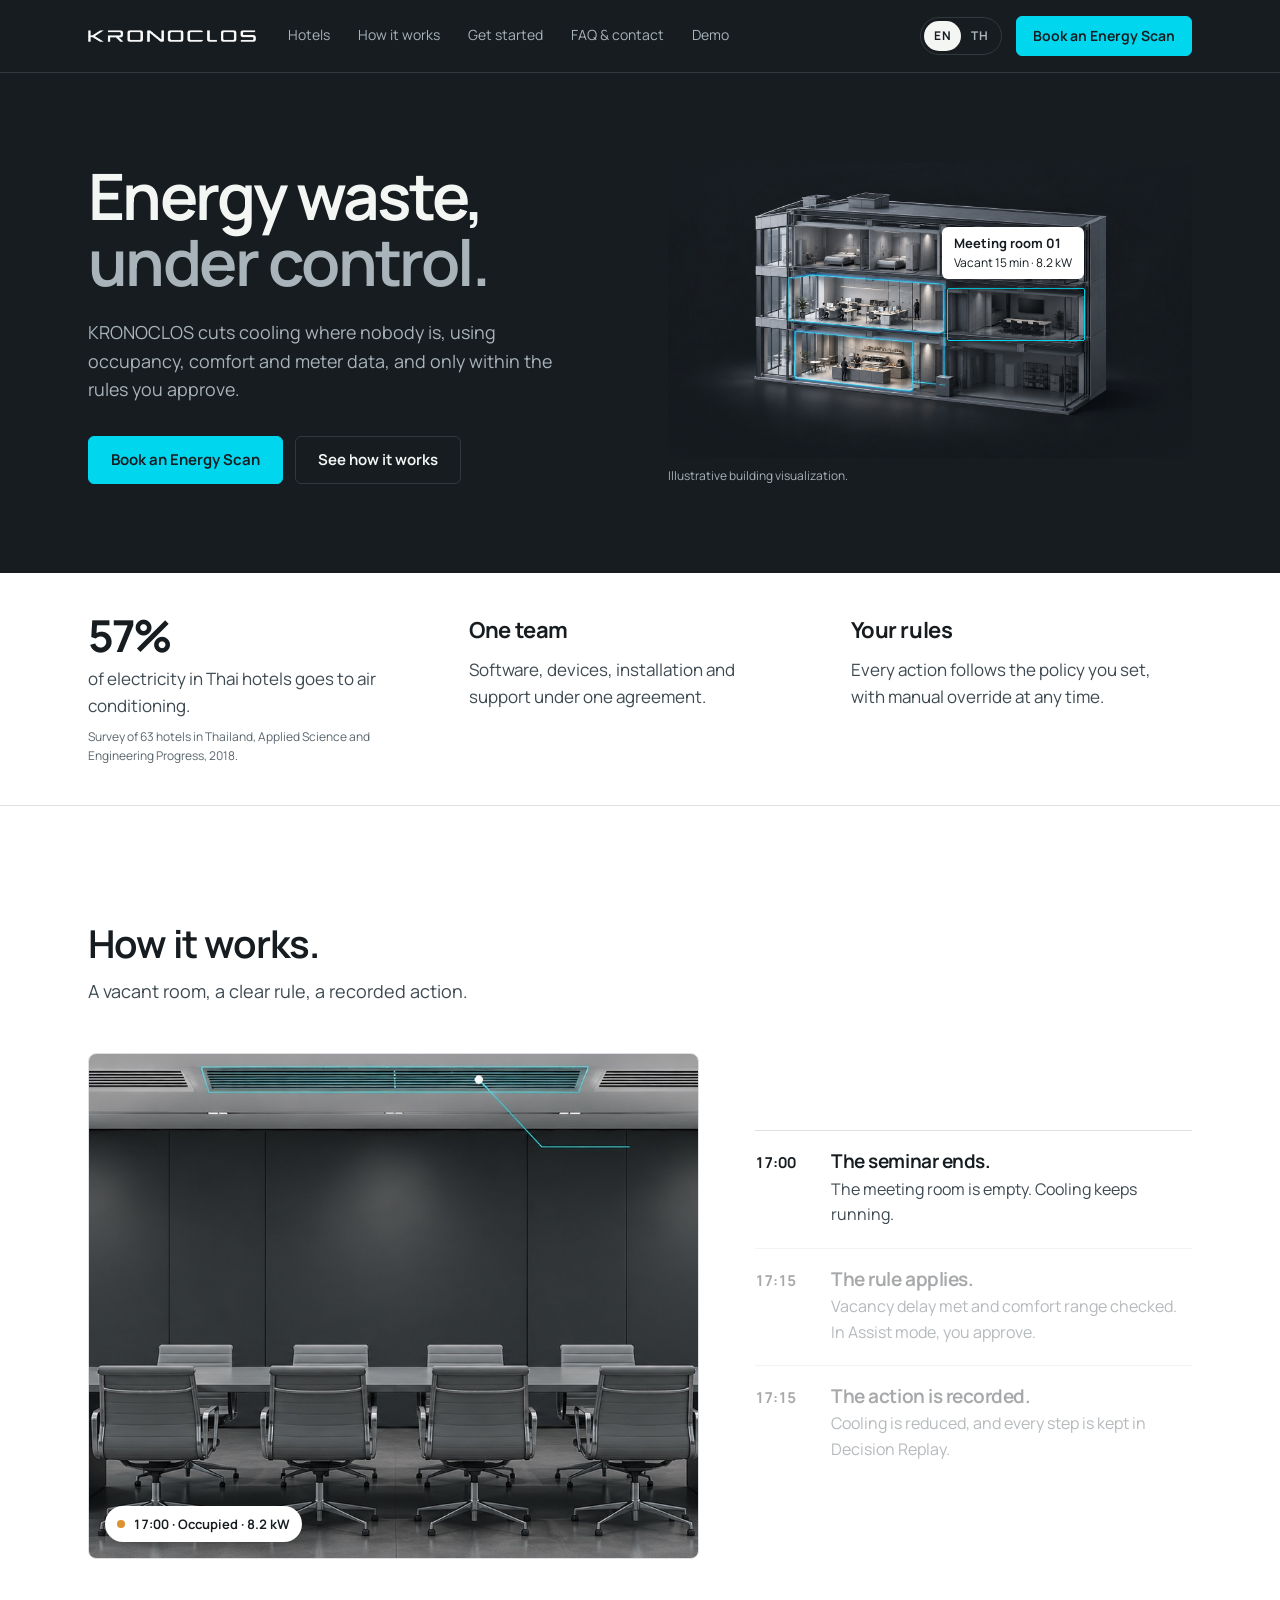
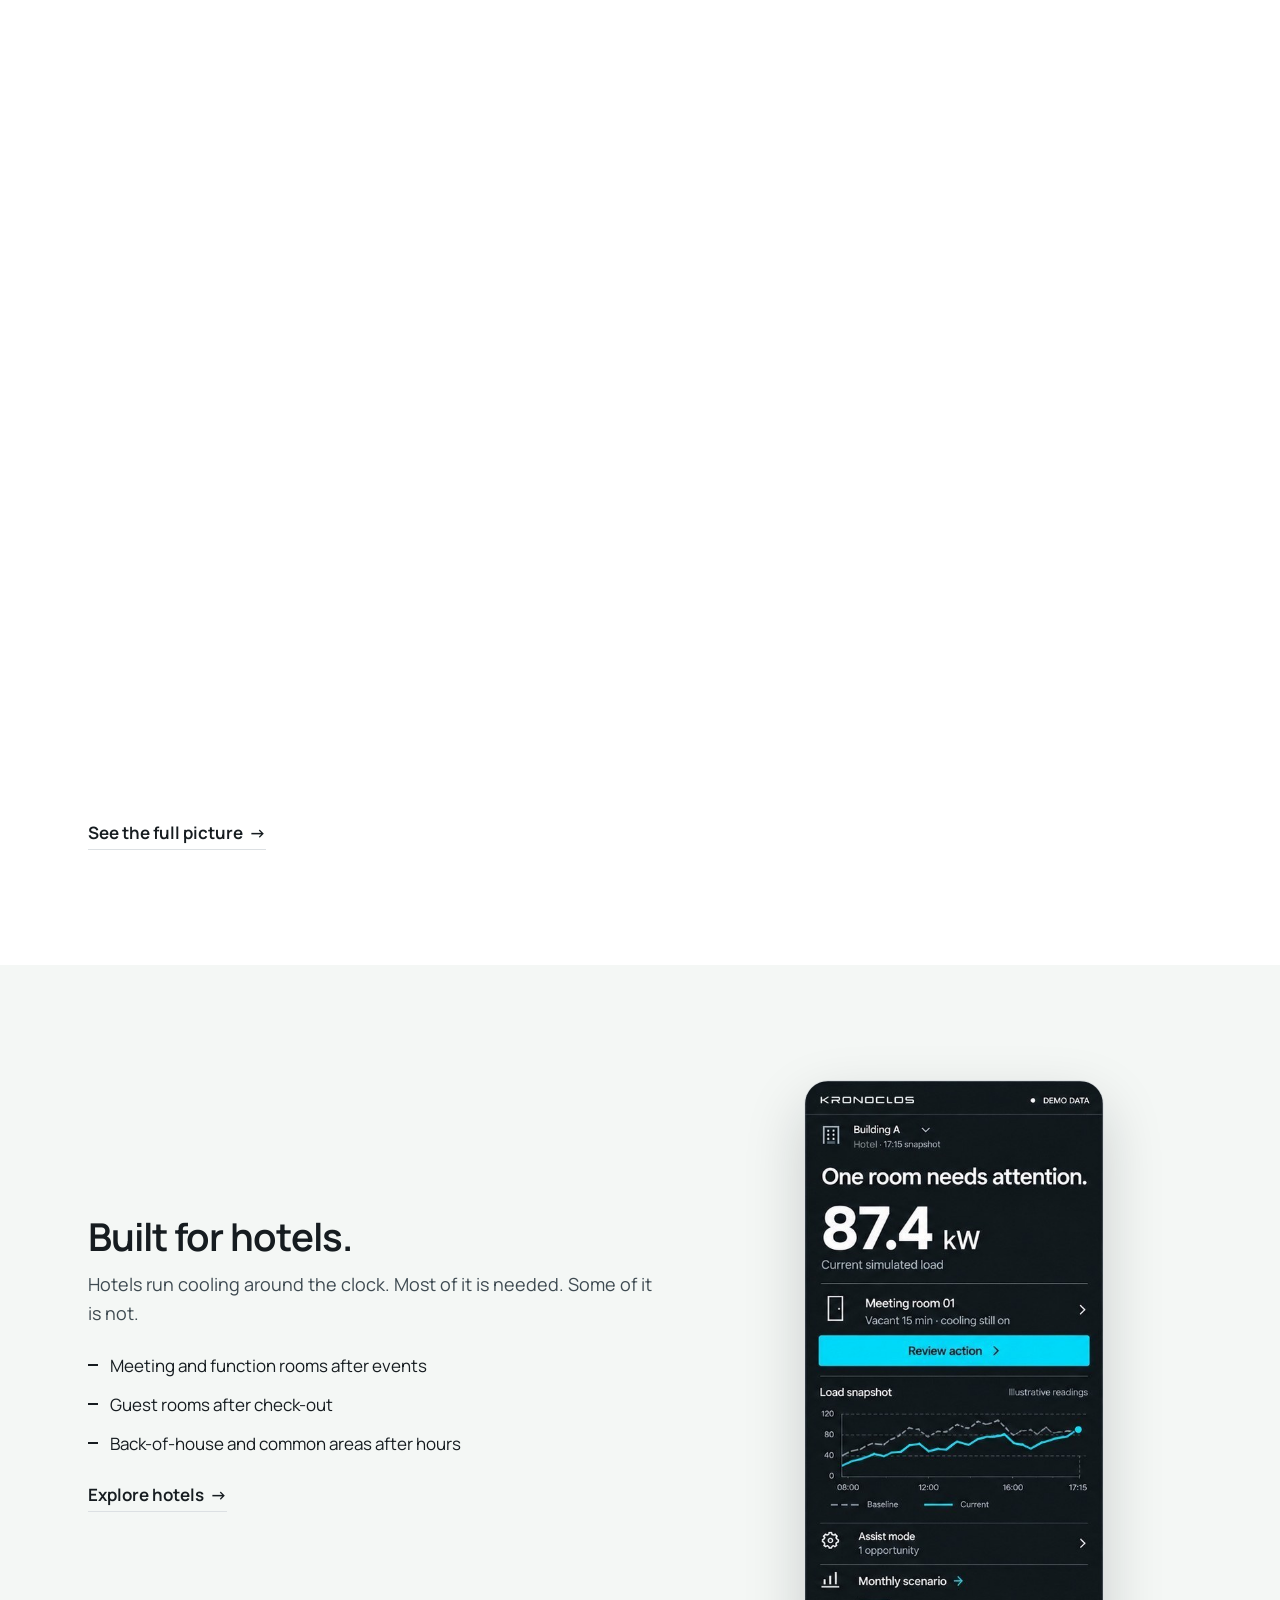
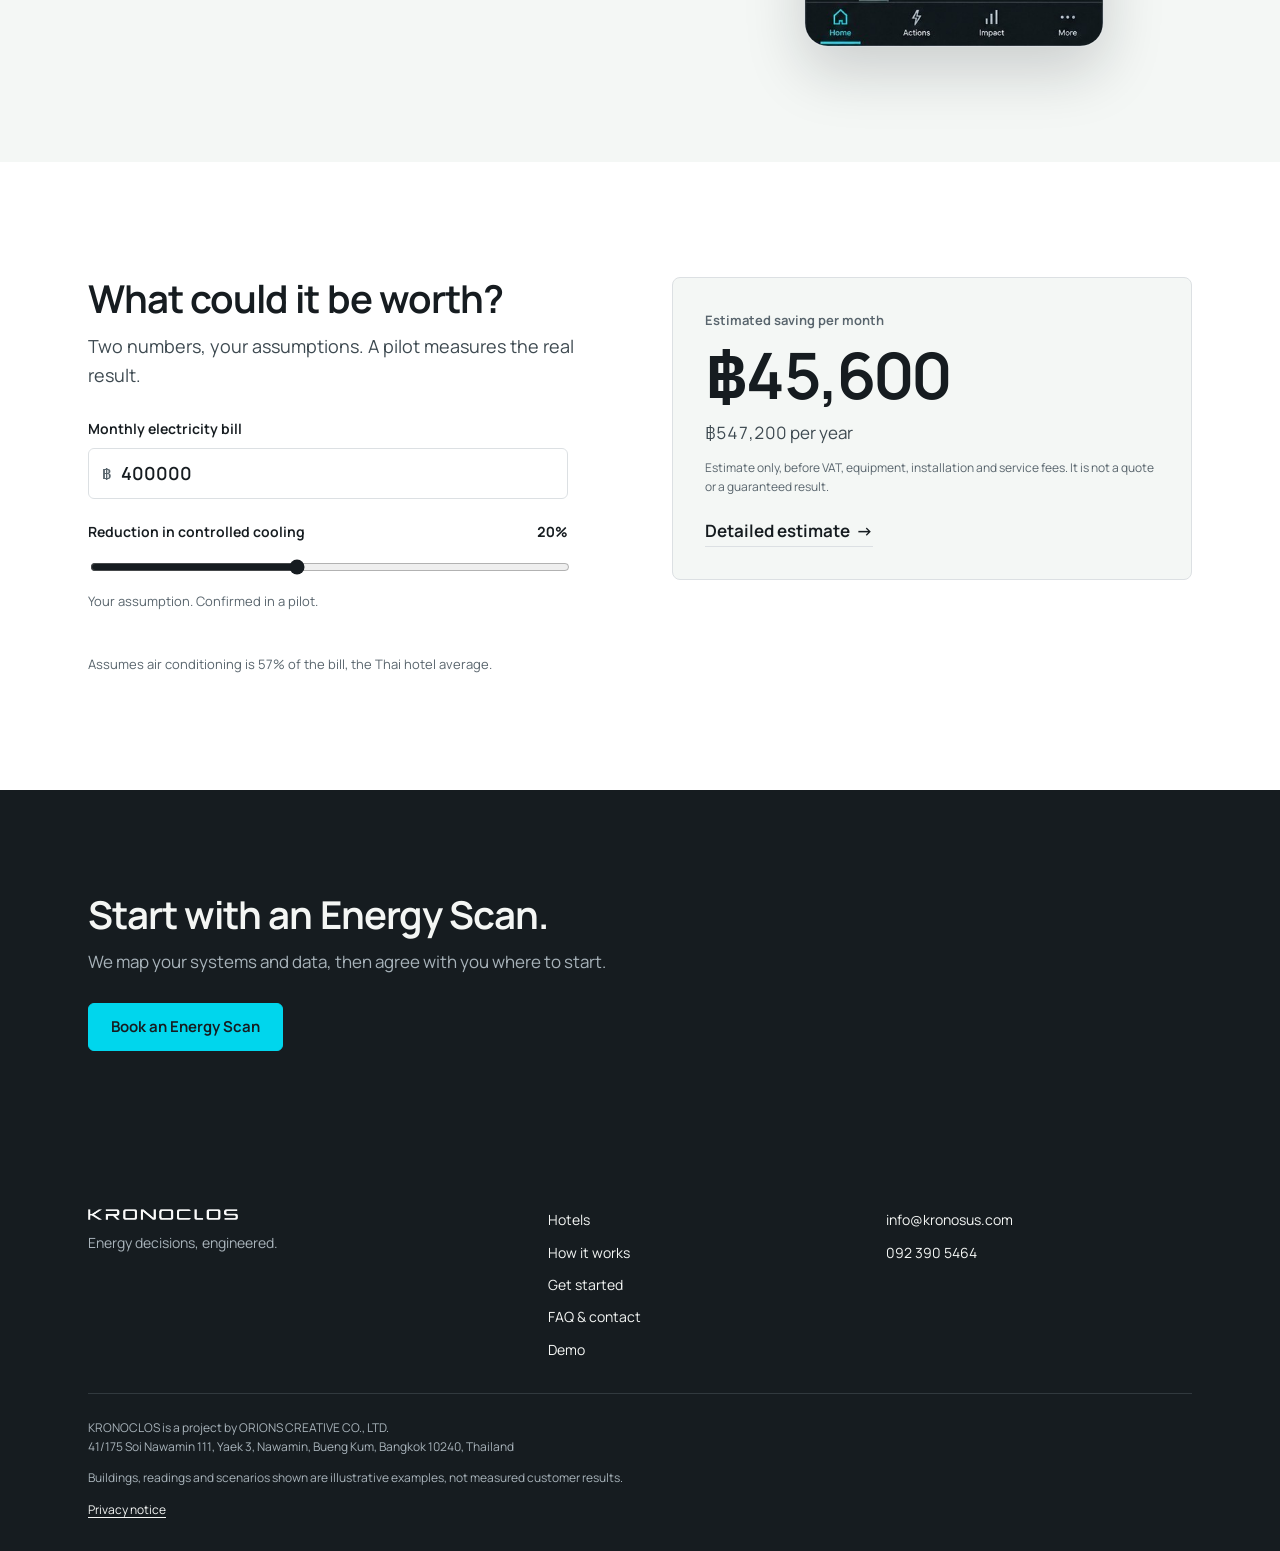
<file: v2/index.html>
<!doctype html>
<html lang="en">
<head>
<meta charset="utf-8">
<meta name="viewport" content="width=device-width,initial-scale=1,viewport-fit=cover">
<meta name="theme-color" content="#171c20">
<meta name="description" content="KRONOCLOS brings building conditions, approved control and measured energy impact together. Explore an interactive demo with simulated data.">
<title>KRONOCLOS · Energy decisions, engineered.</title>
<meta property="og:type" content="website">
<meta property="og:title" content="KRONOCLOS · Energy waste, under control.">
<meta property="og:description" content="Connect real conditions to better decisions. Explore an interactive demo with simulated data.">
<!-- Social preview image: replace with the full URL (e.g. https://your-domain.com/assets/og-image.jpg) once the site has a domain -->
<meta property="og:image" content="assets/og-image.jpg">
<meta property="og:image:width" content="1200">
<meta property="og:image:height" content="630">
<meta name="twitter:card" content="summary_large_image">
<link rel="icon" href="favicon.svg" type="image/svg+xml">
<link rel="preload" href="assets/Manrope.ttf" as="font" type="font/ttf" crossorigin>
<link rel="preload" href="assets/building.jpg" as="image" fetchpriority="high">
<link rel="preconnect" href="https://fonts.googleapis.com">
<link rel="preconnect" href="https://fonts.gstatic.com" crossorigin>
<link rel="stylesheet" href="https://fonts.googleapis.com/css2?family=IBM+Plex+Sans+Thai:wght@400;500;600;700&display=swap">
<link rel="stylesheet" href="styles.css">
<link rel="stylesheet" href="site.css">
<script src="site-config.js" defer></script><script src="data.js" defer></script><script src="app.js" defer></script>
</head>
<body>
<a class="skip-link" href="#main">Skip to content</a>
<div id="root"></div>
<dialog id="dialog" aria-labelledby="dialog-title"></dialog>
<div class="toast" id="toast" role="status" aria-live="polite" hidden></div>
<noscript><p class="noscript">This interactive demo needs JavaScript. Enable it to explore KRONOCLOS.</p></noscript>
</body>
</html>
</file>
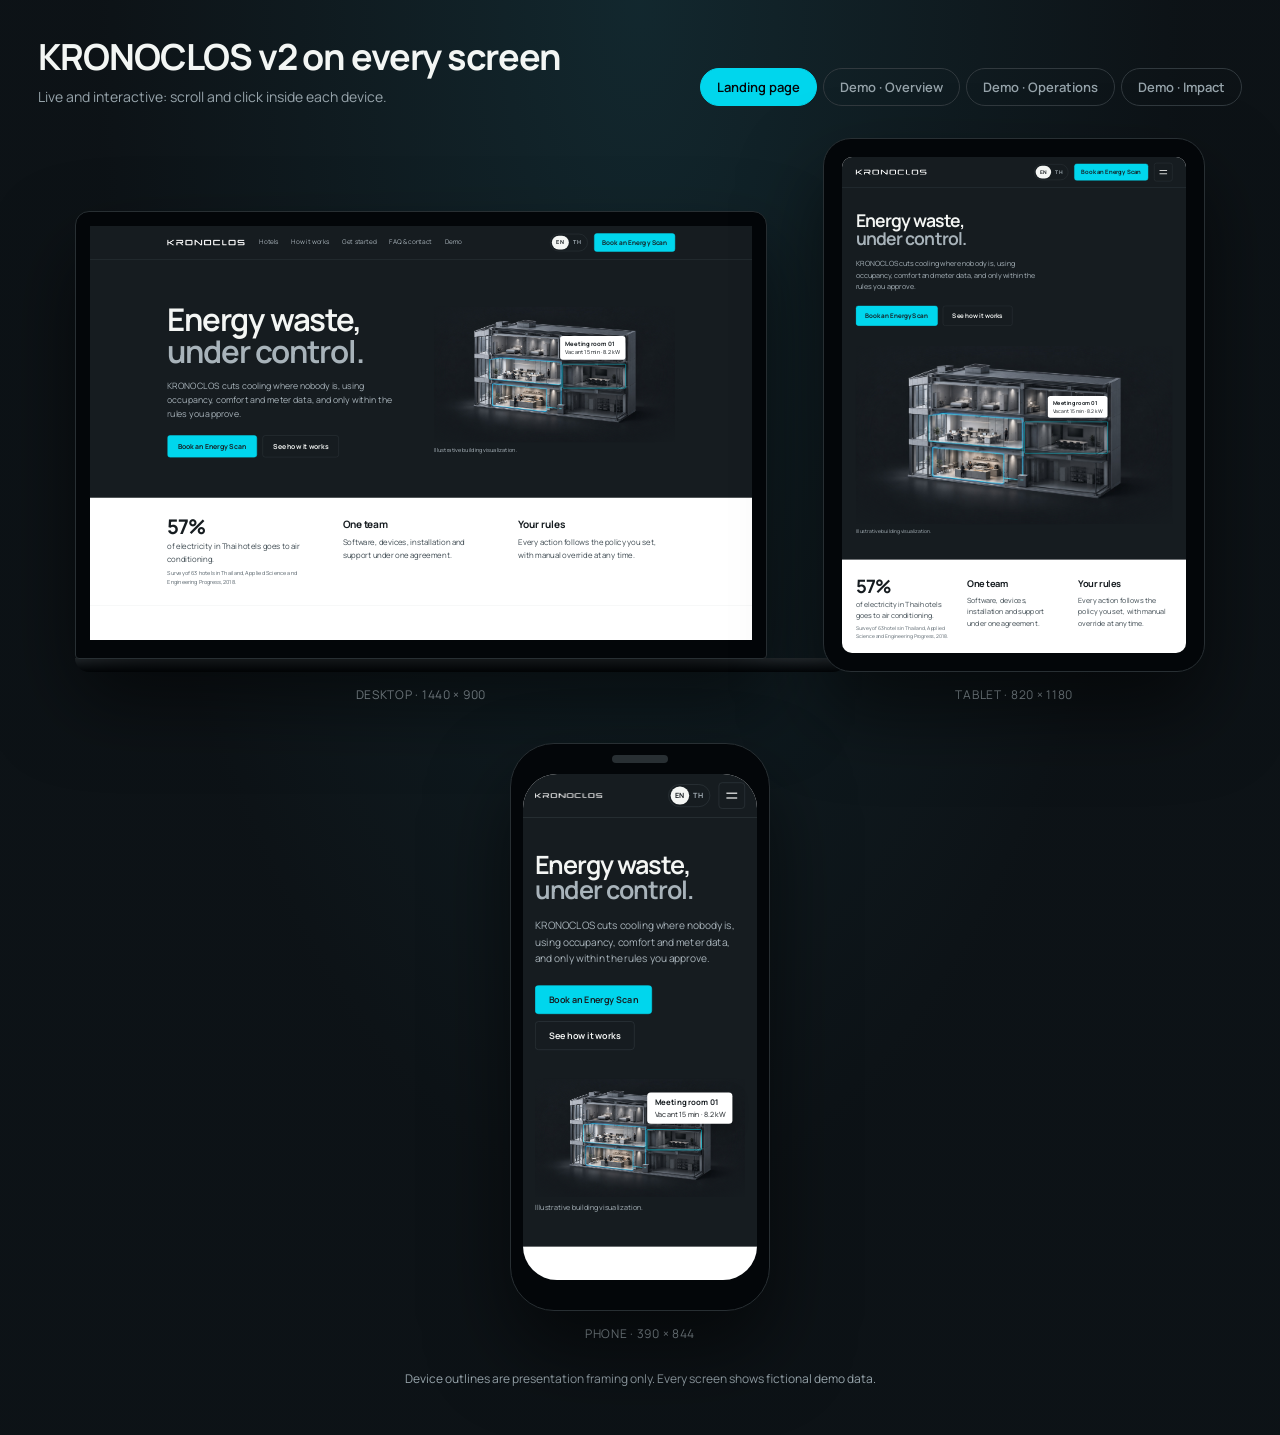
<file: devices.html>
<!doctype html>
<html lang="en">
<head>
<meta charset="utf-8">
<meta name="viewport" content="width=device-width,initial-scale=1">
<title>KRONOCLOS · Device preview</title>
<link rel="icon" href="v2/favicon.svg" type="image/svg+xml">
<style>
@font-face{font-family:Manrope;src:url('v2/assets/Manrope.ttf') format('truetype');font-weight:200 800}
:root{--paper:oklch(18% .012 239);--ink:oklch(97% .003 155);--steel:oklch(71% .018 235);--rule:oklch(34% .014 235);--accent:oklch(80% .142 208);--bezel:oklch(12% .01 239);--bezel-edge:oklch(30% .012 239)}
*{box-sizing:border-box}
html,body{margin:0;overflow-x:clip}
body{background:radial-gradient(ellipse at 50% 0%,oklch(26% .03 220),var(--paper) 60%);background-color:var(--paper);color:var(--ink);font-family:Manrope,system-ui,sans-serif;min-height:100vh;padding:32px clamp(16px,3vw,48px) 48px}
header{display:flex;flex-wrap:wrap;gap:16px;align-items:end;justify-content:space-between;margin-bottom:32px}
h1{margin:0;font-size:clamp(24px,3vw,36px);letter-spacing:-.03em}
p{margin:6px 0 0;color:var(--steel);font-size:14px}
.tabs{display:flex;gap:6px;flex-wrap:wrap}
.tabs button{font:inherit;font-size:13px;font-weight:600;color:var(--steel);background:none;border:1px solid var(--rule);border-radius:999px;padding:9px 16px;cursor:pointer;white-space:nowrap}
.tabs button[aria-pressed=true]{background:var(--accent);border-color:var(--accent);color:var(--bezel)}
.tabs button:focus-visible{outline:2px solid var(--accent);outline-offset:3px}
.stage{display:flex;flex-wrap:wrap;gap:40px 56px;align-items:flex-end;justify-content:center}
figure{margin:0;display:grid;justify-items:center;gap:14px}
figcaption{font-size:12px;color:var(--steel);letter-spacing:.06em;text-transform:uppercase}
.device{position:relative;background:var(--bezel);border:1px solid var(--bezel-edge);box-shadow:0 40px 80px oklch(5% 0 0 / .55)}
.screen{position:relative;overflow:hidden;background:#171c20}
.screen iframe{position:absolute;left:0;top:0;border:0;transform-origin:0 0}
/* laptop */
.laptop .device{padding:14px 14px 18px;border-radius:14px 14px 4px 4px}
.laptop .base{width:calc(100% + 80px);height:14px;margin-top:-1px;background:linear-gradient(var(--bezel-edge),var(--bezel));border-radius:0 0 14px 14px}
.laptop{justify-items:center}
/* tablet + phone */
.tablet .device{padding:18px;border-radius:28px}
.tablet .screen{border-radius:10px}
.phone .device{padding:30px 12px;border-radius:44px}
.phone .screen{border-radius:34px}
.phone .notch{position:absolute;top:11px;left:50%;translate:-50% 0;width:56px;height:8px;border-radius:4px;background:var(--bezel-edge)}
.note{text-align:center;margin-top:28px;font-size:12px;color:var(--steel)}
</style>
</head>
<body>
<header>
 <div><h1>KRONOCLOS v2 on every screen</h1><p>Live and interactive: scroll and click inside each device.</p></div>
 <div class="tabs" role="group" aria-label="Page to preview">
  <button data-src="v2/index.html" aria-pressed="true">Landing page</button>
  <button data-src="v2/index.html#demo/overview" aria-pressed="false">Demo · Overview</button>
  <button data-src="v2/index.html#demo/operations" aria-pressed="false">Demo · Operations</button>
  <button data-src="v2/index.html#demo/impact" aria-pressed="false">Demo · Impact</button>
 </div>
</header>
<main class="stage">
 <figure class="laptop" data-w="1440" data-h="900" data-scale=".46"><div><div class="device"><div class="screen"><iframe title="Desktop preview, 1440 by 900"></iframe></div></div><div class="base"></div></div><figcaption>Desktop · 1440 × 900</figcaption></figure>
 <figure class="tablet" data-w="820" data-h="1180" data-scale=".42"><div class="device"><div class="screen"><iframe title="Tablet preview, 820 by 1180"></iframe></div></div><figcaption>Tablet · 820 × 1180</figcaption></figure>
 <figure class="phone" data-w="390" data-h="844" data-scale=".6"><div class="device"><span class="notch" aria-hidden="true"></span><div class="screen"><iframe title="Phone preview, 390 by 844"></iframe></div></div><figcaption>Phone · 390 × 844</figcaption></figure>
</main>
<p class="note">Device outlines are presentation framing only. Every screen shows fictional demo data.</p>
<script>
const figs=[...document.querySelectorAll('figure')];
function fit(){const avail=Math.min(innerWidth-64,1600);figs.forEach(f=>{let s=+f.dataset.scale;const w=+f.dataset.w,h=+f.dataset.h;if(w*s>avail-40)s=(avail-40)/w;const sc=f.querySelector('.screen'),fr=f.querySelector('iframe');sc.style.width=w*s+'px';sc.style.height=h*s+'px';fr.style.width=w+'px';fr.style.height=h+'px';fr.style.transform=`scale(${s})`;});}
function load(src){figs.forEach(f=>{f.querySelector('iframe').src=src+(src.includes('#')?'':'')});}
document.querySelectorAll('.tabs button').forEach(b=>b.addEventListener('click',()=>{document.querySelectorAll('.tabs button').forEach(x=>x.setAttribute('aria-pressed',x===b));load(b.dataset.src);}));
addEventListener('resize',fit);fit();load('v2/index.html');
</script>
</body>
</html>
</file>
<file: v2/styles.css>
/* Hallmark · pre-emit critique: P5 H5 E4 S5 R4 V4
 * genre: modern-minimal · macrostructure: Workbench · theme: custom KRONOCLOS CI
 * nav: N9 Edge-aligned · footer: Ft5 Statement · enrichment: approved architectural assets
 * context: user-provided · audience: building operators and commercial buyers
 * motion: state crossfade and button press · dark / geometric-sans / cool */
@font-face{font-family:Manrope;src:url('assets/Manrope.ttf') format('truetype');font-weight:200 800;font-style:normal;font-display:swap}
:root{--color-graphite:oklch(22.2% .012 239);--color-dark-2:oklch(26% .014 239);--color-dark-3:oklch(31% .014 239);--color-white:oklch(97.1% .003 155);--color-paper:oklch(95% .005 220);--color-ink:var(--color-graphite);--color-muted:oklch(46% .022 236);--color-steel:oklch(71% .018 235);--color-rule:oklch(85% .010 225);--color-rule-dark:oklch(38% .014 235);--color-accent:oklch(80% .142 208);--color-accent-ink:var(--color-graphite);--color-accent-soft:oklch(93% .035 208);--color-error:oklch(48% .16 25);--color-warn:oklch(80% .12 75);--color-shadow:oklch(12% .01 239 / .2);--color-clear:oklch(22% .01 239 / 0);--font-display:Manrope,Arial,sans-serif;--font-body:Manrope,Arial,sans-serif;--space-xs:4px;--space-sm:8px;--space-md:16px;--space-lg:24px;--space-xl:32px;--space-2xl:48px;--space-3xl:80px;--ease-out:cubic-bezier(.16,1,.3,1);--ease-in:cubic-bezier(.4,0,1,1);--ease-in-out:cubic-bezier(.45,0,.55,1)}
*{box-sizing:border-box}html,body{margin:0;overflow-x:clip}html{scroll-behavior:smooth}body{font-family:var(--font-body);background:var(--color-graphite);color:var(--color-white);font-size:15px;line-height:1.6}button,input,select{font:inherit}button,a{-webkit-tap-highlight-color:var(--color-clear)}button,a,input,select{outline-offset:4px}button:focus-visible,a:focus-visible,input:focus-visible,select:focus-visible{outline:3px solid var(--color-accent);outline-offset:3px}button{cursor:pointer}button:disabled{cursor:not-allowed;opacity:.48}button,a.btn{min-height:44px}button{border:0}a{color:inherit;text-decoration:none}p,h1,h2,h3{margin:0}h1,h2,h3{font-family:var(--font-display);line-height:1.12;letter-spacing:-.035em;overflow-wrap:anywhere;min-width:0}h1{font-weight:650}h2{font-weight:650}h3{font-weight:650}.skip-link{position:fixed;top:-80px;left:16px;padding:12px;background:var(--color-accent);color:var(--color-accent-ink);z-index:100}.skip-link:focus{top:12px}.wrap{max-width:1440px;margin:auto;padding-inline:clamp(20px,4vw,72px)}.wordmark{display:block;position:relative;width:220px;aspect-ratio:12.1595;overflow:hidden;flex-shrink:0}.wordmark img{position:absolute;width:111.301%;max-width:none;left:-5.6505%;top:50%;transform:translateY(-49.0185%);filter:brightness(0) invert(1)}.wordmark.dark img{filter:brightness(0)}.btn{display:inline-flex;align-items:center;justify-content:center;gap:16px;padding:12px 20px;white-space:nowrap;font-weight:650;border-radius:3px;background:var(--color-accent);color:var(--color-accent-ink);border:1px solid var(--color-accent);line-height:1.4;transition:transform 140ms var(--ease-out),opacity 140ms var(--ease-out)}.btn.secondary{background:var(--color-clear);color:inherit;border-color:var(--color-rule-dark)}.light .btn.secondary{border-color:var(--color-rule)}.btn.quiet{background:var(--color-clear);border-color:var(--color-clear);color:inherit;padding-inline:8px}.btn:active,button:active{transform:translateY(1px)}.btn.small{font-size:13px;padding:10px 14px}.btn.loading{opacity:.65;cursor:wait}.arrow{font-size:22px;font-weight:400}.muted{color:var(--color-muted)}.steel{color:var(--color-steel)}.accent{color:var(--color-accent)}.eyebrow{font-size:12px;font-weight:700;letter-spacing:.09em;text-transform:uppercase}.mono-num{font-variant-numeric:tabular-nums}.site-header{height:96px;display:flex;align-items:center;justify-content:space-between;gap:20px}.site-header .btn{font-size:14px}.hero{padding-top:clamp(36px,6vw,88px);padding-bottom:48px}.hero-top{display:grid;gap:32px;align-items:end}.hero h1{font-size:clamp(48px,7vw,98px);max-width:10ch}.hero h1 span{color:var(--color-steel)}.hero-copy{max-width:380px;display:grid;gap:24px}.hero-copy p{font-size:18px;color:var(--color-steel)}.hero-cta{display:flex;flex-wrap:wrap;gap:12px}.availability{font-size:13px;letter-spacing:.015em;color:var(--color-steel);display:flex;align-items:center;gap:10px}.loop{display:inline-block;width:17px;height:17px;border:2px solid var(--color-accent);border-right-color:var(--color-clear);border-radius:50%;transform:rotate(-28deg);flex-shrink:0}.hero-scene{margin-top:48px;position:relative;min-height:280px;isolation:isolate}.hero-scene img{display:block;width:100%;height:auto;max-height:650px;object-fit:cover}.scene-note{position:absolute;right:24px;bottom:24px;padding:16px 20px;max-width:280px;background:var(--color-graphite);color:var(--color-white);border-left:2px solid var(--color-accent)}.scene-note strong{display:block;font-size:18px}.scene-note span{font-size:13px;color:var(--color-steel)}.image-caption{font-size:12px;color:var(--color-steel);margin-top:8px}.landing-section{padding-block:80px}.light{background:var(--color-white);color:var(--color-ink)}.section-intro{display:flex;justify-content:space-between;gap:32px;align-items:end;margin-bottom:40px;flex-wrap:wrap}.section-intro h2{font-size:clamp(32px,4vw,54px);max-width:16ch}.section-intro p{max-width:400px;color:var(--color-muted);font-size:17px}.pain-scene{display:grid;gap:32px}.pain-scene img{width:100%;height:auto;object-fit:cover}.scenario-steps{display:grid;gap:0}.scenario-step{padding:24px 0;border-top:1px solid var(--color-rule);display:grid;grid-template-columns:76px minmax(0,1fr);gap:20px}.scenario-step .time{font-size:24px;font-weight:650;letter-spacing:-.04em}.scenario-step h3{font-size:21px;margin-bottom:8px}.scenario-step p{font-size:14px;color:var(--color-muted)}.feature-tabs{display:flex;overflow:auto;gap:0;border-bottom:1px solid var(--color-rule-dark);margin-bottom:28px}.feature-tabs button{background:var(--color-clear);color:var(--color-steel);padding:16px 20px;white-space:nowrap;border-bottom:2px solid var(--color-clear)}.feature-tabs button[aria-selected=true]{color:var(--color-white);border-bottom-color:var(--color-accent)}.feature-story{display:grid;gap:40px;align-items:center}.feature-story h3{font-size:clamp(28px,4vw,48px);max-width:16ch;margin-bottom:20px}.feature-story p{color:var(--color-steel);max-width:48ch;margin-bottom:28px}.feature-proof{border:1px solid var(--color-rule-dark);padding:32px;display:grid;gap:24px;background:var(--color-dark-2);color:var(--color-white)}.feature-proof dt{color:var(--color-steel);font-size:14px}.feature-proof dd{margin:4px 0 0;font-size:24px;letter-spacing:-.03em}.value-split{display:grid;gap:40px;align-items:center}.big-percentage{font-size:clamp(100px,16vw,210px);font-weight:650;letter-spacing:-.07em;line-height:1}.value-detail h2{font-size:38px;max-width:17ch;margin-bottom:24px}.value-detail p{color:var(--color-muted);max-width:55ch;margin-top:20px}.value-list{display:grid;grid-template-columns:1fr 1fr;gap:20px;margin-block:24px}.value-list strong{display:block;font-size:30px;letter-spacing:-.05em}.fineprint{font-size:12px!important;line-height:1.6}.site-footer{padding-block:80px 32px}.site-footer h2{font-size:clamp(36px,5vw,70px);max-width:17ch;margin-bottom:32px}.footer-meta{margin-top:64px;border-top:1px solid var(--color-rule-dark);padding-top:24px;display:flex;flex-wrap:wrap;justify-content:space-between;gap:24px;color:var(--color-steel);font-size:13px}
/* Platform workspace */
.app-shell{min-height:100dvh;background:var(--color-paper);color:var(--color-ink)}.sidebar{background:var(--color-graphite);color:var(--color-white);padding:28px 20px;display:flex;flex-direction:column;gap:32px}.sidebar .wordmark{width:164px}.sidebar-top{display:flex;align-items:center;justify-content:space-between;gap:20px}.sidebar nav{display:flex;overflow:auto;gap:8px}.nav-item{display:flex;align-items:center;gap:12px;min-height:48px;padding:12px 14px;border-radius:3px;white-space:nowrap;color:var(--color-steel);font-weight:550;font-size:14px}.nav-item[aria-current=page]{background:var(--color-dark-3);color:var(--color-white);box-shadow:inset 2px 0 var(--color-accent)}.icon{width:20px;height:20px;flex-shrink:0;stroke:currentColor;fill:none;stroke-width:1.6}.sidebar-bottom{display:none;margin-top:auto;gap:16px;font-size:12px;color:var(--color-steel)}.app-area{min-width:0}.app-topbar{display:flex;gap:16px;justify-content:space-between;align-items:center;padding:20px clamp(16px,3vw,40px);background:var(--color-white);color:var(--color-ink);border-bottom:1px solid var(--color-rule);flex-wrap:wrap}.site-select{display:flex;align-items:center;gap:14px}.site-select .icon{width:28px;height:28px}.site-select select{border:0;background:var(--color-clear);color:var(--color-ink);font-weight:700;padding:8px 24px 8px 0;min-height:44px;max-width:180px}.site-select small{display:block;font-size:12px;color:var(--color-muted)}.top-actions{display:flex;align-items:center;gap:16px;font-size:13px}.demo-label{display:inline-flex;align-items:center;gap:8px;font-size:11px;font-weight:750;letter-spacing:.06em;white-space:nowrap}.demo-label::before{content:'';width:6px;height:6px;border-radius:50%;background:var(--color-muted)}.demo-disclosure{padding:10px clamp(16px,3vw,40px);font-size:12px;color:var(--color-muted);background:var(--color-accent-soft);border-bottom:1px solid var(--color-rule)}.workspace{padding:28px clamp(16px,3vw,40px) 48px;max-width:1700px;margin:auto}.page-head{display:flex;justify-content:space-between;gap:20px;align-items:end;flex-wrap:wrap;margin-bottom:28px}.page-head h1{font-size:clamp(30px,3.1vw,44px);margin-bottom:10px}.page-head p{color:var(--color-muted);font-size:14px;max-width:64ch}.page-head-actions{display:flex;flex-wrap:wrap;gap:12px}.workspace .btn.secondary{border-color:var(--color-rule);background:var(--color-white);color:var(--color-ink)}.period-tabs{display:flex;gap:4px}.period-tabs button{border:1px solid var(--color-rule);border-radius:3px;background:var(--color-white);color:var(--color-muted);padding:8px 12px;min-height:44px;font-size:12px;white-space:nowrap}.period-tabs button[aria-pressed=true]{background:var(--color-graphite);color:var(--color-white);border-color:var(--color-graphite)}.stats{display:grid;grid-template-columns:repeat(2,minmax(0,1fr));background:var(--color-white);color:var(--color-ink);border:1px solid var(--color-rule);margin-bottom:24px;border-radius:4px}.stat{padding:24px 20px;border-bottom:1px solid var(--color-rule);min-width:0}.stat:nth-child(odd){border-right:1px solid var(--color-rule)}.stat:nth-last-child(-n+2){border-bottom:0}.stat-label{font-size:12px;color:var(--color-muted);margin-bottom:10px}.stat-value{font-size:clamp(24px,2.8vw,39px);font-weight:650;letter-spacing:-.055em;line-height:1.2;font-variant-numeric:tabular-nums}.stat-note{font-size:12px;color:var(--color-muted);margin-top:10px}.stat-value .unit{font-size:15px;letter-spacing:0;font-weight:450}.overview-layout{display:grid;gap:24px}.panel{border:1px solid var(--color-rule);background:var(--color-white);color:var(--color-ink);border-radius:4px;min-width:0}.panel-header{padding:20px 24px;display:flex;align-items:center;justify-content:space-between;gap:16px;border-bottom:1px solid var(--color-rule)}.panel-header h2{font-size:18px;letter-spacing:-.025em}.panel-header small{font-size:12px;color:var(--color-muted)}.chart-body{padding:24px}.chart-legend{display:flex;gap:20px;flex-wrap:wrap;font-size:12px;color:var(--color-muted);margin-bottom:16px}.legend-line{display:inline-block;width:20px;height:3px;background:var(--color-accent);margin:0 8px 3px 0}.legend-line.baseline{background:var(--color-steel)}.energy-chart{display:block;width:100%;height:auto;overflow:visible;color:var(--color-muted)}.energy-chart .grid{stroke:var(--color-rule);stroke-width:1}.energy-chart .baseline-path{fill:none;stroke:var(--color-steel);stroke-width:2;stroke-dasharray:6 5}.energy-chart .scenario-path{fill:none;stroke:var(--color-graphite);stroke-width:3}.energy-chart .chart-dot{fill:var(--color-accent);stroke:var(--color-graphite);stroke-width:1.5}.energy-chart text{fill:currentColor;font-family:var(--font-body);font-size:11px}.chart-summary{display:flex;gap:20px;justify-content:space-between;border-top:1px solid var(--color-rule);padding-top:16px;margin-top:16px;font-size:12px;color:var(--color-muted);flex-wrap:wrap}.opportunity{padding:24px}.opportunity .time-large{font-size:54px;font-weight:600;letter-spacing:-.065em;line-height:1.1}.opportunity h3{font-size:23px;margin-block:16px 8px}.opportunity p{color:var(--color-muted);font-size:14px}.key-rows{display:grid;margin-block:24px}.key-row{display:flex;justify-content:space-between;gap:20px;padding:12px 0;border-bottom:1px solid var(--color-rule);font-size:13px}.key-row span{color:var(--color-muted)}.key-row strong{text-align:right;font-weight:650}.opportunity .btn{width:100%}.equipment-strip{display:grid;gap:12px;margin-top:24px}.equipment-item{display:flex;align-items:center;justify-content:space-between;padding:18px 24px;background:var(--color-white);color:var(--color-ink);border:1px solid var(--color-rule);border-radius:3px;gap:20px}.equipment-item p{font-size:13px}.equipment-item small{color:var(--color-muted);font-size:12px}.status-text{font-size:12px;font-weight:650;display:flex;align-items:center;gap:8px;white-space:nowrap}.status-text::before{content:'';width:6px;height:6px;border-radius:50%;background:var(--color-muted)}.status-text.controlled::before{background:var(--color-accent)}.operations-layout{display:grid;gap:24px}.spatial-panel{background:var(--color-graphite);color:var(--color-white);border-color:var(--color-rule-dark)}.spatial-panel .panel-header{border-color:var(--color-rule-dark)}.spatial-panel .panel-header small{color:var(--color-steel)}.floorplan{padding:32px 20px}.floorplan svg{width:100%;height:auto;display:block}.floorplan .wall{stroke:var(--color-steel);stroke-width:3;fill:var(--color-dark-2)}.floorplan .room{stroke:var(--color-rule-dark);stroke-width:2;fill:var(--color-dark-2);cursor:pointer}.floorplan .room[aria-pressed=true]{stroke:var(--color-accent);fill:var(--color-dark-3);stroke-width:2.5}.floorplan .furniture{stroke:var(--color-rule-dark);fill:none;stroke-width:1.5;pointer-events:none}.floorplan text{font-family:var(--font-body);fill:var(--color-white);pointer-events:none}.floorplan text.secondary{fill:var(--color-steel);font-size:12px}.floorplan .room:focus-visible{outline:none;stroke:var(--color-accent);stroke-width:5}.floor-footer{display:flex;justify-content:space-between;gap:20px;flex-wrap:wrap;padding:16px 24px;border-top:1px solid var(--color-rule-dark);font-size:12px;color:var(--color-steel)}.zone-list{margin-top:24px;display:grid;gap:8px}.zone-row{width:100%;display:flex;justify-content:space-between;align-items:center;gap:16px;min-height:64px;padding:14px 20px;background:var(--color-white);color:var(--color-ink);border:1px solid var(--color-rule);border-radius:3px;text-align:left}.zone-row[aria-pressed=true]{border-color:var(--color-muted)}.zone-row strong{font-size:14px}.zone-row small{display:block;color:var(--color-muted);font-size:12px}.zone-row .load{font-variant-numeric:tabular-nums;font-size:18px;white-space:nowrap}.policy-layout{display:grid;gap:24px}.mode-row{display:grid;grid-template-columns:repeat(3,minmax(0,1fr));gap:8px;margin-bottom:24px}.mode-button{padding:16px 8px;background:var(--color-white);color:var(--color-ink);border:1px solid var(--color-rule);border-radius:3px;min-height:104px}.mode-button[aria-pressed=true]{border-color:var(--color-ink);box-shadow:inset 0 -3px var(--color-accent)}.mode-button strong{display:block;font-size:17px}.mode-button span{display:block;font-size:11px;color:var(--color-muted);margin-top:8px}.policy-form{padding:24px}.policy-rule{display:grid;gap:12px;border-bottom:1px solid var(--color-rule);padding:24px 0}.policy-rule:first-child{padding-top:0}.policy-rule .eyebrow{color:var(--color-muted);font-size:11px}.policy-rule h3{font-size:24px;margin-bottom:12px}.field{display:grid;gap:8px;font-size:13px}.field input,.field select{width:100%;min-height:46px;border:1px solid var(--color-rule);border-radius:3px;padding:10px 12px;background:var(--color-white);color:var(--color-ink)}.field input:invalid:not(:focus){border-color:var(--color-error)}.field .help{min-height:20px;font-size:12px;color:var(--color-muted)}.range-fields{display:grid;grid-template-columns:1fr 1fr;gap:16px}.safeguards{display:grid;gap:16px;margin-block:24px;font-size:13px}.safeguards label{display:flex;align-items:center;gap:12px}.safeguards input{width:18px;height:18px;accent-color:var(--color-muted)}.safeguards small{display:block;font-size:12px;color:var(--color-muted);padding-left:30px}.form-actions{display:flex;align-items:center;justify-content:space-between;gap:20px;flex-wrap:wrap}.form-error{color:var(--color-error);font-size:13px;min-height:22px;margin-top:12px}.mode-explainer{padding:28px}.mode-explainer h3{font-size:26px;margin-block:16px}.mode-explainer p{color:var(--color-muted);font-size:14px}.mode-number{font-size:72px;font-weight:600;letter-spacing:-.07em;line-height:1}.flow-note{border-left:2px solid var(--color-muted);padding-left:20px;margin-top:32px;font-size:13px;color:var(--color-muted)}.activity-layout{display:grid;gap:24px}.timeline{padding:12px 24px}.timeline-event{position:relative;padding:24px 0 24px 28px;border-left:1px solid var(--color-rule);margin-left:8px}.timeline-event::before{content:'';position:absolute;left:-5px;top:32px;width:9px;height:9px;background:var(--color-accent);border:1px solid var(--color-muted);border-radius:50%}.timeline-event .event-time{font-size:12px;color:var(--color-muted);font-variant-numeric:tabular-nums}.timeline-event h3{font-size:17px;margin-block:6px}.timeline-event p{font-size:13px;color:var(--color-muted)}.empty-state{padding:48px 24px;text-align:center}.empty-state .icon{width:36px;height:36px;margin-bottom:16px;color:var(--color-muted)}.empty-state h3{font-size:22px;margin-bottom:12px}.empty-state p{color:var(--color-muted);max-width:46ch;margin:0 auto 24px}.impact-layout{display:grid;gap:24px}.impact-big{padding:28px}.impact-big .big-percentage{font-size:100px}.impact-big h2{font-size:26px;margin-block:12px}.comparison-bars{padding:24px}.comparison-row{margin-block:20px}.comparison-label{display:flex;justify-content:space-between;gap:16px;font-size:13px;margin-bottom:10px}.comparison-track{height:24px;background:var(--color-paper);color:var(--color-ink);width:100%}.comparison-fill{height:100%;background:var(--color-steel);width:100%}.comparison-fill.scenario{background:var(--color-accent);width:75%}.assumptions{padding:24px}.assumptions summary{font-weight:650;cursor:pointer;min-height:44px;padding-block:8px}.assumptions p{font-size:13px;color:var(--color-muted);margin-top:16px}.cash-table{padding:24px}.cash-table .key-row strong{font-size:18px}.portfolio-sites{display:grid;gap:16px}.site-card{padding:24px;border:1px solid var(--color-rule);background:var(--color-white);color:var(--color-ink);border-radius:4px;display:grid;gap:20px}.site-card-head{display:flex;justify-content:space-between;align-items:center;gap:16px}.site-card h2{font-size:24px}.site-card .site-type{font-size:13px;color:var(--color-muted)}.site-card .site-energy{font-size:36px;font-weight:600;letter-spacing:-.05em}.site-card .btn{width:100%}.roadmap-note{padding:24px;margin-top:24px;border-left:2px solid var(--color-muted);color:var(--color-muted);font-size:13px}.tour-bar{padding:16px 24px;margin-bottom:24px;background:var(--color-graphite);color:var(--color-white);display:flex;justify-content:space-between;gap:24px;align-items:center;border-radius:3px;flex-wrap:wrap}.tour-bar strong{font-size:15px}.tour-bar p{font-size:12px;color:var(--color-steel);margin-top:4px}.tour-buttons{display:flex;align-items:center;gap:12px}.small-note{font-size:12px;color:var(--color-muted);margin-top:20px;max-width:90ch}.page-end{margin-top:40px;font-size:12px;color:var(--color-muted);display:flex;justify-content:space-between;gap:24px;flex-wrap:wrap}
/* Native dialogs */
dialog{position:fixed;inset:0;margin:auto;width:min(580px,calc(100% - 32px));max-height:min(88dvh,900px);overflow:auto;padding:0;border:1px solid var(--color-rule);border-radius:6px;background:var(--color-white);color:var(--color-ink);box-shadow:0 24px 100px var(--color-shadow)}dialog::backdrop{background:var(--color-shadow);backdrop-filter:blur(4px)}.dialog-head{padding:24px 28px;display:flex;align-items:center;justify-content:space-between;gap:20px;border-bottom:1px solid var(--color-rule)}.dialog-head h2{font-size:25px}.icon-button{width:44px;height:44px;display:grid;place-items:center;background:var(--color-clear);color:inherit;font-size:22px;border-radius:3px}.dialog-body{padding:28px}.dialog-body>p{color:var(--color-muted);font-size:14px}.dialog-body .field{margin-bottom:20px}.dialog-body .btn{width:100%}.dialog-body .secondary{margin-top:12px}.dialog-disclosure{font-size:12px!important;margin-top:24px;padding-top:16px;border-top:1px solid var(--color-rule)}.dialog-success{font-size:48px;font-weight:600;letter-spacing:-.05em;margin-bottom:16px}.toast{position:fixed;bottom:24px;left:50%;transform:translateX(-50%);max-width:calc(100% - 32px);width:max-content;background:var(--color-graphite);color:var(--color-white);padding:14px 20px;border:1px solid var(--color-rule-dark);border-radius:4px;z-index:200;font-size:13px;box-shadow:0 8px 32px var(--color-shadow)}[hidden]{display:none!important}.noscript{padding:40px}
@media(hover:hover){.btn:hover{opacity:.88}.nav-item:hover{background:var(--color-dark-2);color:var(--color-white)}.zone-row:hover,.mode-button:hover{background:var(--color-paper);color:var(--color-ink)}.feature-tabs button:hover{color:var(--color-white)}.icon-button:hover{background:var(--color-paper);color:var(--color-ink)}}
@media(min-width:48rem){.hero-top{grid-template-columns:minmax(0,1.5fr) minmax(0,1fr);gap:48px}.pain-scene{grid-template-columns:minmax(0,1.5fr) minmax(0,1fr)}.pain-scene img{height:100%;min-height:300px}.feature-story{grid-template-columns:minmax(0,1fr) minmax(0,1fr)}.value-split{grid-template-columns:minmax(0,1fr) minmax(0,1.1fr)}.equipment-strip{grid-template-columns:repeat(2,minmax(0,1fr))}.portfolio-sites{grid-template-columns:repeat(3,minmax(0,1fr))}}
@media(min-width:68rem){.app-shell{display:grid;grid-template-columns:216px minmax(0,1fr)}.sidebar{position:sticky;top:0;height:100dvh;min-height:600px}.sidebar nav{display:grid;gap:6px;overflow:visible}.sidebar-bottom{display:grid}.sidebar-top{min-height:48px}.sidebar-top .mobile-home{display:none}.overview-layout{grid-template-columns:minmax(0,1.65fr) minmax(300px,1fr)}.operations-layout{grid-template-columns:minmax(0,1.65fr) minmax(300px,1fr)}.policy-layout{grid-template-columns:minmax(0,1.65fr) minmax(300px,1fr)}.activity-layout{grid-template-columns:minmax(0,1.6fr) minmax(300px,1fr)}.impact-layout{grid-template-columns:minmax(0,1fr) minmax(0,1.5fr)}.stats{grid-template-columns:repeat(4,minmax(0,1fr))}.stat{border-bottom:0;border-right:1px solid var(--color-rule)}.stat:last-child{border-right:0}.stat:nth-child(odd){border-right:1px solid var(--color-rule)}.equipment-strip{grid-template-columns:repeat(3,minmax(0,1fr))}}
@media(max-width:35rem){.site-header{height:80px}.site-header .wordmark{width:150px}.site-header .btn{font-size:12px;padding-inline:12px;gap:8px}.hero h1{font-size:52px}.hero-scene{margin-inline:-20px}.scene-note{right:20px;bottom:20px;max-width:230px;padding:12px 16px}.scene-note strong{font-size:15px}.landing-section{padding-block:56px}.value-list{grid-template-columns:1fr}.footer-meta .wordmark{width:180px}.sidebar{padding:20px 16px;gap:16px}.sidebar .wordmark{width:162px}.sidebar nav{gap:0;margin-inline:-4px}.nav-item{padding:10px 12px;gap:8px;font-size:12px;min-height:44px}.nav-item .icon{width:17px;height:17px}.app-topbar{gap:8px;padding-block:12px}.site-select{gap:8px}.site-select .icon{display:none}.site-select select{max-width:156px;font-size:14px}.top-actions{gap:8px}.top-actions .btn{font-size:11px;padding:8px;min-height:44px}.demo-label{font-size:10px}.stat{padding:20px 14px}.stat-note{font-size:11px}.page-head-actions{width:100%;justify-content:space-between}.period-tabs button{font-size:11px;padding-inline:10px}.panel-header,.chart-body,.opportunity,.policy-form,.mode-explainer{padding:20px}.floorplan{padding:24px 8px}.floorplan svg text{font-size:17px}.floorplan svg text.secondary{font-size:14px}.range-fields{gap:12px}.dialog-body,.dialog-head{padding:20px}.hero-cta .btn{font-size:14px}.tour-bar{padding:16px}.tour-buttons{width:100%;justify-content:space-between}.hero-copy p{font-size:16px}}
@media(prefers-reduced-motion:reduce){html{scroll-behavior:auto}*,*::before,*::after{animation:none!important;transition:none!important}.btn:active,button:active{transform:none}}
/* Final layout and accessibility refinements. */
.wordmark img{height:auto}
.hero{padding-top:56px;padding-bottom:80px}
.hero-cta,.page-head-actions,.footer-meta,.chart-summary,.period-tabs{align-items:center}
.hero-scene{min-height:0}
.hero-scene img{max-height:450px;object-fit:contain;background:var(--color-graphite)}
.section-intro .steel{color:var(--color-steel)}
.light :focus-visible,.app-shell :focus-visible,dialog :focus-visible{outline-color:var(--color-muted)}
.spatial-panel :focus-visible,.sidebar :focus-visible{outline-color:var(--color-accent)}
.chart-legend .legend-line:not(.baseline){background:var(--color-graphite)}
.field input:hover,.field select:hover{border-color:var(--color-muted)}
@media(max-width:35rem){.hero{padding-top:32px;padding-bottom:48px}.hero-scene{margin-top:32px}.hero-scene img{min-height:270px;object-fit:cover}.hero h1{font-size:clamp(43px,13vw,52px)}.dialog-body .btn{font-size:13px;gap:8px;padding-inline:12px}.panel-header{flex-wrap:wrap}.hero-copy{max-width:100%}}
.operations-layout>section,.policy-layout>.mode-explainer,.activity-layout>.mode-explainer{align-self:start}
@media(max-width:35rem){.energy-chart text{font-size:22px}.floorplan svg text{font-size:24px}.floorplan svg text.secondary{font-size:20px}}
</file>
<file: v2/site.css>
/* Hallmark · pre-emit critique: P5 H5 E4 S5 R5 V4
 * genre: modern-minimal (brand-locked) · macrostructure: multi-page, light content between graphite bands
 * theme: custom KRONOCLOS CI (Technical White paper · Graphite bands · Electric Cyan for primary actions only · Manrope)
 * nav: N1b three-section · footer: Ft2 columns + legal · motion: one load reveal, scroll fade, scroll story
 */

/* ---------- Tokens ---------- */
:root{
 --font-display:Manrope,"IBM Plex Sans Thai","Noto Sans Thai",Thonburi,"Leelawadee UI",Tahoma,sans-serif;
 --font-body:Manrope,"IBM Plex Sans Thai","Noto Sans Thai",Thonburi,"Leelawadee UI",Tahoma,sans-serif;
 --s-surface:oklch(100% 0 0);
 --s-paper:oklch(97.3% .003 155);
 --s-ink:oklch(22.2% .012 239);
 --s-ink-2:oklch(40% .02 236);
 --s-ink-3:oklch(50% .02 236);
 --s-rule:oklch(90.5% .006 225);
 --s-dark:oklch(22.2% .012 239);
 --s-dark-2:oklch(26% .014 239);
 --s-on-dark:oklch(97.1% .003 155);
 --s-on-dark-2:oklch(76% .016 235);
 --s-rule-dark:oklch(34% .014 235);
 --s-accent:oklch(80% .142 208);
 --s-accent-hover:oklch(74% .13 208);
 --s-accent-ink:oklch(22.2% .012 239);
 --s-focus:oklch(62% .14 215);
 --s-gutter:clamp(20px,4vw,48px);
 --s-section:clamp(72px,9vw,120px);
 --s-radius:8px;
 --text-hero:clamp(42px,5vw,68px);
 --text-band:clamp(38px,4.6vw,64px);
 --text-h2:clamp(28px,3vw,42px);
 --text-h3:19px;
 --text-body:17px;
 --text-small:13px;
}

/* ---------- Shared with the demo ---------- */
.wordmark{aspect-ratio:auto;overflow:visible}
.wordmark img{position:static;display:block;width:100%;max-width:100%;height:auto;left:auto;top:auto;transform:none}
.lang-toggle{display:flex;border:1px solid var(--s-rule-dark);border-radius:999px;padding:3px}
.lang-toggle button{min-height:30px;min-width:36px;padding:0 10px;border-radius:999px;background:none;color:var(--s-on-dark-2);font-size:12px;font-weight:700;letter-spacing:.04em}
.lang-toggle button[aria-pressed=true]{background:var(--s-on-dark);color:var(--s-dark)}
.app-topbar .lang-toggle{border-color:var(--color-rule)}
.app-topbar .lang-toggle button{color:var(--color-muted)}
.app-topbar .lang-toggle button[aria-pressed=true]{background:var(--color-graphite);color:var(--color-white)}
html[lang=th] .workspace h1,html[lang=th] .workspace h2,html[lang=th] .workspace h3{letter-spacing:0;line-height:1.3}
.link-btn{min-height:auto;background:none;padding:0;color:inherit;font-size:inherit;text-decoration:underline;text-underline-offset:3px;cursor:pointer}
.privacy h3{font-size:17px;margin:20px 0 6px}.privacy h3:first-child{margin-top:0}.privacy p{margin:0}
.privacy a{text-decoration:underline;text-underline-offset:3px}
.sr-only{position:absolute;width:1px;height:1px;padding:0;margin:-1px;overflow:hidden;clip:rect(0 0 0 0);white-space:nowrap;border:0}
@keyframes swapIn{from{opacity:0;transform:translateY(12px)}}
@keyframes draw{from{stroke-dashoffset:1}to{stroke-dashoffset:0}}
@keyframes fadeIn{from{opacity:0}}
@keyframes grow{from{transform:scaleX(0)}}
@keyframes toastIn{from{opacity:0;transform:translate(-50%,12px)}}
.workspace.enter .page-head{animation:swapIn 500ms var(--ease-out) both}
.workspace.enter .stats,.workspace.enter .overview-layout>*,.workspace.enter .operations-layout>*,.workspace.enter .policy-layout>*,.workspace.enter .activity-layout>*,.workspace.enter .impact-layout>*,.workspace.enter .site-card,.workspace.enter .equipment-strip,.workspace.enter .assumptions{animation:swapIn 600ms var(--ease-out) 100ms both}
.workspace.enter .baseline-path,.workspace.enter .scenario-path{stroke-dasharray:1;animation:draw 1.4s var(--ease-out) .3s both}
.workspace.enter .chart-dot{animation:fadeIn 500ms var(--ease-out) 1.2s both}
.workspace.enter .comparison-fill{transform-origin:left;animation:grow 1.1s var(--ease-out) .3s both}
.timeline-event{animation:swapIn 500ms var(--ease-out) both}
.toast:not([hidden]){animation:toastIn 300ms var(--ease-out) both}
dialog[open]{animation:swapIn 300ms var(--ease-out) both}

/* ---------- Page base ---------- */
body.on-site{background:var(--s-surface);color:var(--s-ink);font-size:var(--text-body);line-height:1.6}
.on-site h1,.on-site h2,.on-site h3{font-family:var(--font-display);font-weight:650;letter-spacing:-.025em;line-height:1.12;margin:0;overflow-wrap:anywhere}

html[lang=th] .on-site h1,html[lang=th] .on-site h2,html[lang=th] .on-site h3{letter-spacing:0;line-height:1.3}
html[lang=th] .on-site p,html[lang=th] .on-site li{line-height:1.75}
.s-wrap{max-width:1200px;margin:0 auto;padding-inline:var(--s-gutter)}
.on-site a:focus-visible,.on-site button:focus-visible,.on-site input:focus-visible,.on-site summary:focus-visible{outline:2px solid var(--s-focus);outline-offset:3px}

/* Buttons: one primary style, one secondary */
.s-btn{display:inline-flex;align-items:center;justify-content:center;min-height:48px;padding:12px 22px;border-radius:6px;border:1px solid var(--s-accent);background:var(--s-accent);color:var(--s-accent-ink);font-weight:650;font-size:15px;line-height:1.2;white-space:nowrap;text-decoration:none;cursor:pointer;transition:background 160ms var(--ease-out),border-color 160ms var(--ease-out)}
.s-btn:hover{background:var(--s-accent-hover);border-color:var(--s-accent-hover)}
.s-btn:active{transform:translateY(1px)}
.s-btn.ghost{background:transparent;border-color:var(--s-rule);color:var(--s-ink)}
.s-btn.ghost:hover{border-color:var(--s-ink)}
.s-hero .s-btn.ghost,.s-end .s-btn.ghost{border-color:var(--s-rule-dark);color:var(--s-on-dark)}
.s-hero .s-btn.ghost:hover{border-color:var(--s-on-dark)}
.s-actions{display:flex;flex-wrap:wrap;gap:12px}
.s-more{display:inline-flex;gap:6px;margin-top:24px;font-weight:650;color:var(--s-ink);text-decoration:none;border-bottom:1px solid var(--s-rule);padding-bottom:2px}
.s-more:hover{border-bottom-color:var(--s-ink)}
.s-help{font-size:var(--text-small);color:var(--s-ink-3);margin-top:20px}

/* Header: always graphite */
.s-header{position:sticky;top:0;z-index:50;background:var(--s-dark);border-bottom:1px solid var(--s-rule-dark)}
.s-header-in{height:72px;display:flex;align-items:center;gap:32px}
.s-header .wordmark{width:168px}
.s-nav{display:flex;gap:28px;margin-right:auto;font-size:14px}
.s-nav a{color:var(--s-on-dark-2);text-decoration:none;padding-block:6px;border-bottom:2px solid transparent;white-space:nowrap}
.s-nav a:hover{color:var(--s-on-dark)}
.s-nav a[aria-current=page]{color:var(--s-on-dark);border-bottom-color:var(--s-accent)}
.s-header-end{display:flex;align-items:center;gap:14px;margin-left:auto}
.s-header .s-btn{min-height:40px;padding:8px 16px;font-size:14px}
.menu-btn{display:none;position:relative;width:44px;height:44px;min-height:44px;border:1px solid var(--s-rule-dark);border-radius:6px;background:none;flex-shrink:0}
.menu-btn span{position:absolute;left:12px;right:12px;height:2px;background:var(--s-on-dark);transition:transform 200ms var(--ease-out)}
.menu-btn span:first-child{top:16px}.menu-btn span:last-child{top:24px}
.menu-open .menu-btn span:first-child{transform:translateY(4px) rotate(45deg)}
.menu-open .menu-btn span:last-child{transform:translateY(-4px) rotate(-45deg)}

/* Hero (home) and page bands: graphite */
.s-hero,.s-band,.s-end{background:var(--s-dark);color:var(--s-on-dark)}
.s-hero{padding-block:clamp(56px,7vw,96px) clamp(56px,7vw,88px)}
.s-hero-grid{display:grid;gap:48px;align-items:center}
.s-hero h1{font-size:var(--text-hero);letter-spacing:-.04em;line-height:1.02}
.s-hero h1 span{color:var(--s-on-dark-2)}
.s-lead{font-size:clamp(17px,1.4vw,19px);color:var(--s-on-dark-2);max-width:46ch;margin:24px 0 32px}
.s-hero-fig{margin:0}
.s-hero-img{position:relative}
.s-hero-img img{display:block;width:100%;height:auto;mask-image:radial-gradient(ellipse 72% 72% at 50% 48%,#000 62%,transparent 100%);-webkit-mask-image:radial-gradient(ellipse 72% 72% at 50% 48%,#000 62%,transparent 100%)}
.s-pin{position:absolute;border:1.5px solid var(--s-accent);border-radius:2px}
.s-pin-tag{position:absolute;right:0;bottom:calc(100% + 10px);display:grid;gap:2px;background:var(--s-surface);color:var(--s-ink);padding:8px 12px;border-radius:6px;font-size:12px;line-height:1.35;white-space:nowrap;box-shadow:0 8px 24px oklch(10% .01 239 / .35)}
.s-pin-tag strong{font-size:13px}
.s-hero-fig figcaption{font-size:12px;color:var(--s-on-dark-2);margin-top:8px}
.s-band{padding-block:clamp(64px,8vw,104px) clamp(56px,7vw,88px)}
.s-band h1{font-size:var(--text-band);letter-spacing:-.035em}
.s-band p{font-size:clamp(17px,1.4vw,20px);color:var(--s-on-dark-2);max-width:52ch;margin-top:16px}

/* Facts strip */
.s-facts{background:var(--s-surface);border-bottom:1px solid var(--s-rule)}
.s-facts-grid{display:grid;gap:0}
.s-fact{padding:32px 0;border-top:1px solid var(--s-rule);display:grid;gap:8px;align-content:start}
.s-fact:first-child{border-top:0}
.s-fact strong{font-size:22px;letter-spacing:-.02em}
.s-fact.lead strong{font-size:44px;letter-spacing:-.04em;line-height:1}
.s-fact p{color:var(--s-ink-2);max-width:32ch}
.s-fact small{font-size:12px;color:var(--s-ink-3)}

/* Sections */
.s-sec{padding-block:var(--s-section);background:var(--s-surface)}
.s-sec.alt{background:var(--s-paper)}
.s-head{display:grid;gap:12px;margin-bottom:40px;max-width:720px}
.s-head h2,.s-sec h2{font-size:var(--text-h2)}
.s-head p,.s-p{color:var(--s-ink-2);font-size:18px;max-width:56ch}
.s-p{margin-top:12px}
.s-list{list-style:none;padding:0;margin:24px 0 0;display:grid;gap:12px}
.s-list li{position:relative;padding-left:22px;color:var(--s-ink)}
.s-list li::before{content:'';position:absolute;left:0;top:.72em;width:10px;height:2px;background:var(--s-ink)}

/* One card style */
.s-cards{display:grid;gap:16px}
.s-card{background:var(--s-surface);border:1px solid var(--s-rule);border-radius:var(--s-radius);padding:28px;display:grid;gap:10px;align-content:start}
.s-card h3{font-size:var(--text-h3)}
.s-card p{color:var(--s-ink-2);font-size:16px}

/* Numbered steps */
.s-loop{list-style:none;margin:0;padding:0;display:grid;gap:0;border-top:1px solid var(--s-rule)}
.s-loop li{display:grid;grid-template-columns:56px minmax(0,1fr);gap:4px 16px;padding:24px 0;border-bottom:1px solid var(--s-rule)}
.s-loop .mono-num{grid-row:span 2;font-size:14px;font-weight:700;color:var(--s-ink-3);padding-top:3px}
.s-loop h3{font-size:var(--text-h3)}
.s-loop p{color:var(--s-ink-2);font-size:16px;max-width:60ch}
.s-sec .s-loop+.s-actions{margin-top:32px}

/* Scroll story */
.s-story{position:relative;height:150vh}
.s-story-sticky{position:sticky;top:72px;height:calc(100vh - 72px);display:flex;align-items:flex-start;padding-top:8px}
.s-story-grid{display:grid;gap:40px;width:100%;align-items:center}
.s-story-fig{position:relative;margin:0;border-radius:var(--s-radius);overflow:hidden;border:1px solid var(--s-rule)}
.s-story-fig img{display:block;width:100%;height:auto;aspect-ratio:2172/724;object-fit:cover}
.s-chip{position:absolute;left:16px;bottom:16px;background:var(--s-surface);color:var(--s-ink);font-size:13px;font-weight:650;padding:8px 12px;border-radius:999px;box-shadow:0 6px 20px oklch(10% .01 239 / .25);font-variant-numeric:tabular-nums}
.s-chip::before{content:'';display:inline-block;width:8px;height:8px;border-radius:50%;background:oklch(72% .14 70);margin-right:8px;vertical-align:1px}
.s-chip.ok::before{background:var(--s-accent)}
.s-steps{list-style:none;margin:0;padding:0;display:grid}
.s-step{display:grid;grid-template-columns:64px minmax(0,1fr);gap:12px;padding:20px 0;border-top:1px solid var(--s-rule);opacity:.38;transition:opacity 300ms var(--ease-out)}
.s-step.on{opacity:1}
.s-step .mono-num{font-weight:700;font-size:15px}
.s-step h3{font-size:var(--text-h3);margin-bottom:4px}
.s-step p{color:var(--s-ink-2);font-size:16px}

/* Split + phone */
.s-split{display:grid;gap:48px;align-items:center}
.s-phone{margin:0;justify-self:center;width:min(300px,78%)}
.s-phone img{display:block;width:100%;height:auto;border-radius:24px;border:1px solid var(--s-rule);box-shadow:0 24px 60px oklch(20% .01 239 / .18)}

/* Calculator */
.s-calc{display:grid;gap:40px;align-items:start}
.s-form{display:grid;gap:22px;margin-top:28px;max-width:480px}
.s-field{display:grid;gap:8px;font-size:14px;font-weight:650;color:var(--s-ink)}
.s-field.range{grid-template-columns:1fr auto}
.s-field.range input,.s-field.range .s-help{grid-column:1/-1}
.s-field .s-help{margin-top:0;font-weight:400}
.s-field output{font-weight:700}
.s-field input[type=number]{width:100%;min-height:48px;padding:10px 14px;border:1px solid var(--s-rule);border-radius:6px;background:var(--s-surface);color:var(--s-ink);font:inherit;font-size:18px;font-weight:600}
.s-money{position:relative;display:block}
.s-money>span{position:absolute;left:14px;top:50%;translate:0 -50%;font-weight:700;color:var(--s-ink-3)}
.s-money input{padding-left:32px!important}
.s-field input[type=range]{width:100%;accent-color:var(--s-ink);min-height:28px}
.s-result{background:var(--s-surface);border:1px solid var(--s-rule);border-radius:var(--s-radius);padding:32px;display:grid;gap:12px;align-content:start}
.s-sec:not(.alt) .s-result{background:var(--s-paper)}
.s-label{font-size:var(--text-small);font-weight:650;color:var(--s-ink-3)}
.s-big{font-size:clamp(44px,5vw,64px);font-weight:650;letter-spacing:-.04em;line-height:1}
.s-sub{color:var(--s-ink-2);font-variant-numeric:tabular-nums}
.s-fine{font-size:12px;color:var(--s-ink-3)}
.s-result .s-more{margin-top:8px;justify-self:start}

/* Closing band */
.s-end{padding-block:clamp(64px,8vw,104px)}
.s-end h2{font-size:var(--text-h2)}
.s-end p{color:var(--s-on-dark-2);margin:12px 0 28px;max-width:52ch}

/* Hotels page */
.s-stat{display:flex;gap:20px;align-items:center;margin-top:32px;padding-top:28px;border-top:1px solid var(--s-rule)}
.s-stat strong{font-size:48px;letter-spacing:-.04em;line-height:1}
.s-stat p{color:var(--s-ink-2);display:grid;gap:4px}
.s-stat small{font-size:12px;color:var(--s-ink-3)}
.s-table-wrap{overflow-x:auto;border:1px solid var(--s-rule);border-radius:var(--s-radius);background:var(--s-surface)}
.s-table{width:100%;border-collapse:collapse;min-width:560px;font-size:16px}
.s-table th,.s-table td{text-align:left;padding:16px 20px;border-bottom:1px solid var(--s-rule);vertical-align:top}
.s-table tr:last-child th,.s-table tr:last-child td{border-bottom:0}
.s-table thead th{font-size:14px;color:var(--s-ink-3);font-weight:650}
.s-table thead th.us{color:var(--s-ink);box-shadow:inset 0 3px 0 var(--s-accent)}
.s-table tbody th{font-weight:650;width:26%}
.s-table td{color:var(--s-ink-2)}
.s-table td.us{color:var(--s-ink);font-weight:600}

/* How it works page */
.s-devices{display:grid;gap:16px}
.s-device{display:flex;gap:16px;align-items:center;background:var(--s-surface);border:1px solid var(--s-rule);border-radius:var(--s-radius);padding:16px}
.s-device-img{display:grid;place-items:center;flex-shrink:0;width:80px;height:80px;border-radius:6px;background:var(--s-paper)}
.s-device-img img{width:80%;height:80%;object-fit:contain;mix-blend-mode:multiply}
.s-device-img svg{width:44px;height:44px;fill:none;stroke:var(--s-ink-2);stroke-width:1.6;stroke-linecap:round;stroke-linejoin:round}
.s-device h3{font-size:16px;letter-spacing:-.01em}
.s-device p{font-size:14px;color:var(--s-ink-3)}
.s-shots{display:grid;grid-auto-flow:column;grid-auto-columns:minmax(200px,1fr);gap:24px;overflow-x:auto;padding-bottom:8px;scroll-snap-type:x mandatory}
.s-shots figure{margin:0;scroll-snap-align:start}
.s-shots img{display:block;width:100%;height:auto;aspect-ratio:440/834;object-fit:cover;object-position:top;border-radius:18px;border:1px solid var(--s-rule)}
.s-shots figcaption{font-size:14px;font-weight:650;margin-top:12px}

/* Contact page */
.s-faq-grid{display:grid;gap:48px;align-items:start}
.s-faq{margin-top:24px;border-top:1px solid var(--s-rule)}
.s-faq details{border-bottom:1px solid var(--s-rule)}
.s-faq summary{list-style:none;cursor:pointer;display:flex;justify-content:space-between;gap:24px;padding:20px 0;font-weight:650;font-size:17px}
.s-faq summary::-webkit-details-marker{display:none}
.s-faq summary::after{content:'+';font-weight:400;font-size:22px;line-height:1;color:var(--s-ink-3)}
.s-faq details[open] summary::after{content:'−'}
.s-faq details p{color:var(--s-ink-2);padding-bottom:20px;max-width:62ch}
.s-contact{background:var(--s-paper);border:1px solid var(--s-rule);border-radius:var(--s-radius);padding:32px;display:grid;gap:16px;align-content:start}
.s-contact h2{font-size:24px}
.s-contact p{color:var(--s-ink-2)}
.s-contact .s-btn{justify-self:start}
.s-contact dl{margin:8px 0 0;display:grid;gap:14px}
.s-contact dt{font-size:12px;font-weight:650;color:var(--s-ink-3)}
.s-contact dd{margin:2px 0 0;font-size:15px}
.s-contact a{color:var(--s-ink)}

/* Footer: graphite */
.s-footer{background:var(--s-dark);color:var(--s-on-dark-2);padding-block:56px 32px;font-size:14px}
.s-footer .wordmark{width:150px}
.s-footer-top{display:grid;gap:32px;padding-bottom:32px;border-bottom:1px solid var(--s-rule-dark)}
.s-footer-tag{margin-top:12px}
.s-footer-nav,.s-footer-contact{display:grid;gap:10px;align-content:start}
.s-footer a{color:var(--s-on-dark);text-decoration:none}
.s-footer a:hover{text-decoration:underline}
.s-footer-bottom{display:grid;gap:12px;padding-top:24px;font-size:12px;line-height:1.6}
.s-footer-bottom .link-btn{justify-self:start;color:var(--s-on-dark)}

/* Motion: one reveal on load, fade on scroll */
.s-rise{animation:sRise 700ms var(--ease-out) var(--d,0s) both}
@keyframes sRise{from{opacity:0;transform:translateY(14px)}}
.s-fade{opacity:0;transform:translateY(16px);transition:opacity 600ms var(--ease-out),transform 600ms var(--ease-out)}
.s-fade.in{opacity:1;transform:none}

/* ---------- Responsive ---------- */
@media(min-width:48rem){
 .s-facts-grid{grid-template-columns:repeat(3,minmax(0,1fr));gap:40px}
 .s-fact{border-top:0;padding:40px 0}
 .s-cards.two{grid-template-columns:repeat(2,minmax(0,1fr))}
 .s-cards.three{grid-template-columns:repeat(3,minmax(0,1fr))}
 .s-devices{grid-template-columns:repeat(2,minmax(0,1fr))}
 .s-footer-top{grid-template-columns:minmax(0,1.4fr) minmax(0,1fr) minmax(0,1fr)}
}
@media(min-width:64rem){
 .s-hero-grid{grid-template-columns:minmax(0,1fr) minmax(0,1fr);gap:56px}
 .s-story-grid{grid-template-columns:minmax(0,1.4fr) minmax(0,1fr);gap:56px}
 .s-story-fig img{aspect-ratio:auto;height:min(56vh,520px)}
 .s-split{grid-template-columns:minmax(0,1.1fr) minmax(0,.9fr)}
 .s-calc{grid-template-columns:minmax(0,1fr) minmax(0,1fr);gap:64px}
 .s-devices{grid-template-columns:repeat(3,minmax(0,1fr))}
 .s-faq-grid{grid-template-columns:minmax(0,1.5fr) minmax(0,1fr);gap:64px}
 .s-contact{position:sticky;top:96px}
 .s-loop{grid-template-columns:repeat(4,minmax(0,1fr));border-top:0;gap:32px}
 .s-loop li{grid-template-columns:1fr;border-bottom:0;border-top:2px solid var(--s-ink);padding-top:20px}
 .s-loop .mono-num{grid-row:auto}
}
@media(max-width:63.99rem){
 .menu-btn{display:block}
 .s-nav{display:none}
 .s-header.menu-open .s-nav{display:grid;position:absolute;top:100%;left:0;right:0;gap:0;padding:8px var(--s-gutter) 20px;background:var(--s-dark);border-bottom:1px solid var(--s-rule-dark)}
 .s-header.menu-open .s-nav a{font-size:18px;color:var(--s-on-dark);padding:14px 0;border-bottom:1px solid var(--s-rule-dark)}
 .s-header.menu-open .s-nav a[aria-current=page]{border-bottom-color:var(--s-accent)}
 .s-story{height:auto}
 .s-story-sticky{position:static;height:auto;display:block}
 .s-step{opacity:1}
}
@media(max-width:47.99rem){
 .s-header-cta{display:none}
 .s-header-in{gap:12px}
 .s-header .wordmark{width:132px}
 .s-pin-tag{right:auto;left:0}
 .s-chip{left:10px;bottom:10px;font-size:12px}
 .s-story-fig img{aspect-ratio:4/3;object-position:50% 30%}
 .s-shots{grid-auto-columns:62%}
 .s-stat{flex-direction:column;align-items:flex-start}
}
@media(max-width:25rem){
 .s-header .wordmark{width:112px}
 .lang-toggle button{min-width:30px;padding:0 7px}
}
@media(prefers-reduced-motion:reduce){
 .s-rise,.timeline-event,.toast,dialog[open],.workspace.enter *{animation:none!important}
 .s-fade{opacity:1;transform:none;transition:none}
 .s-step{transition:none}
}
</file>
